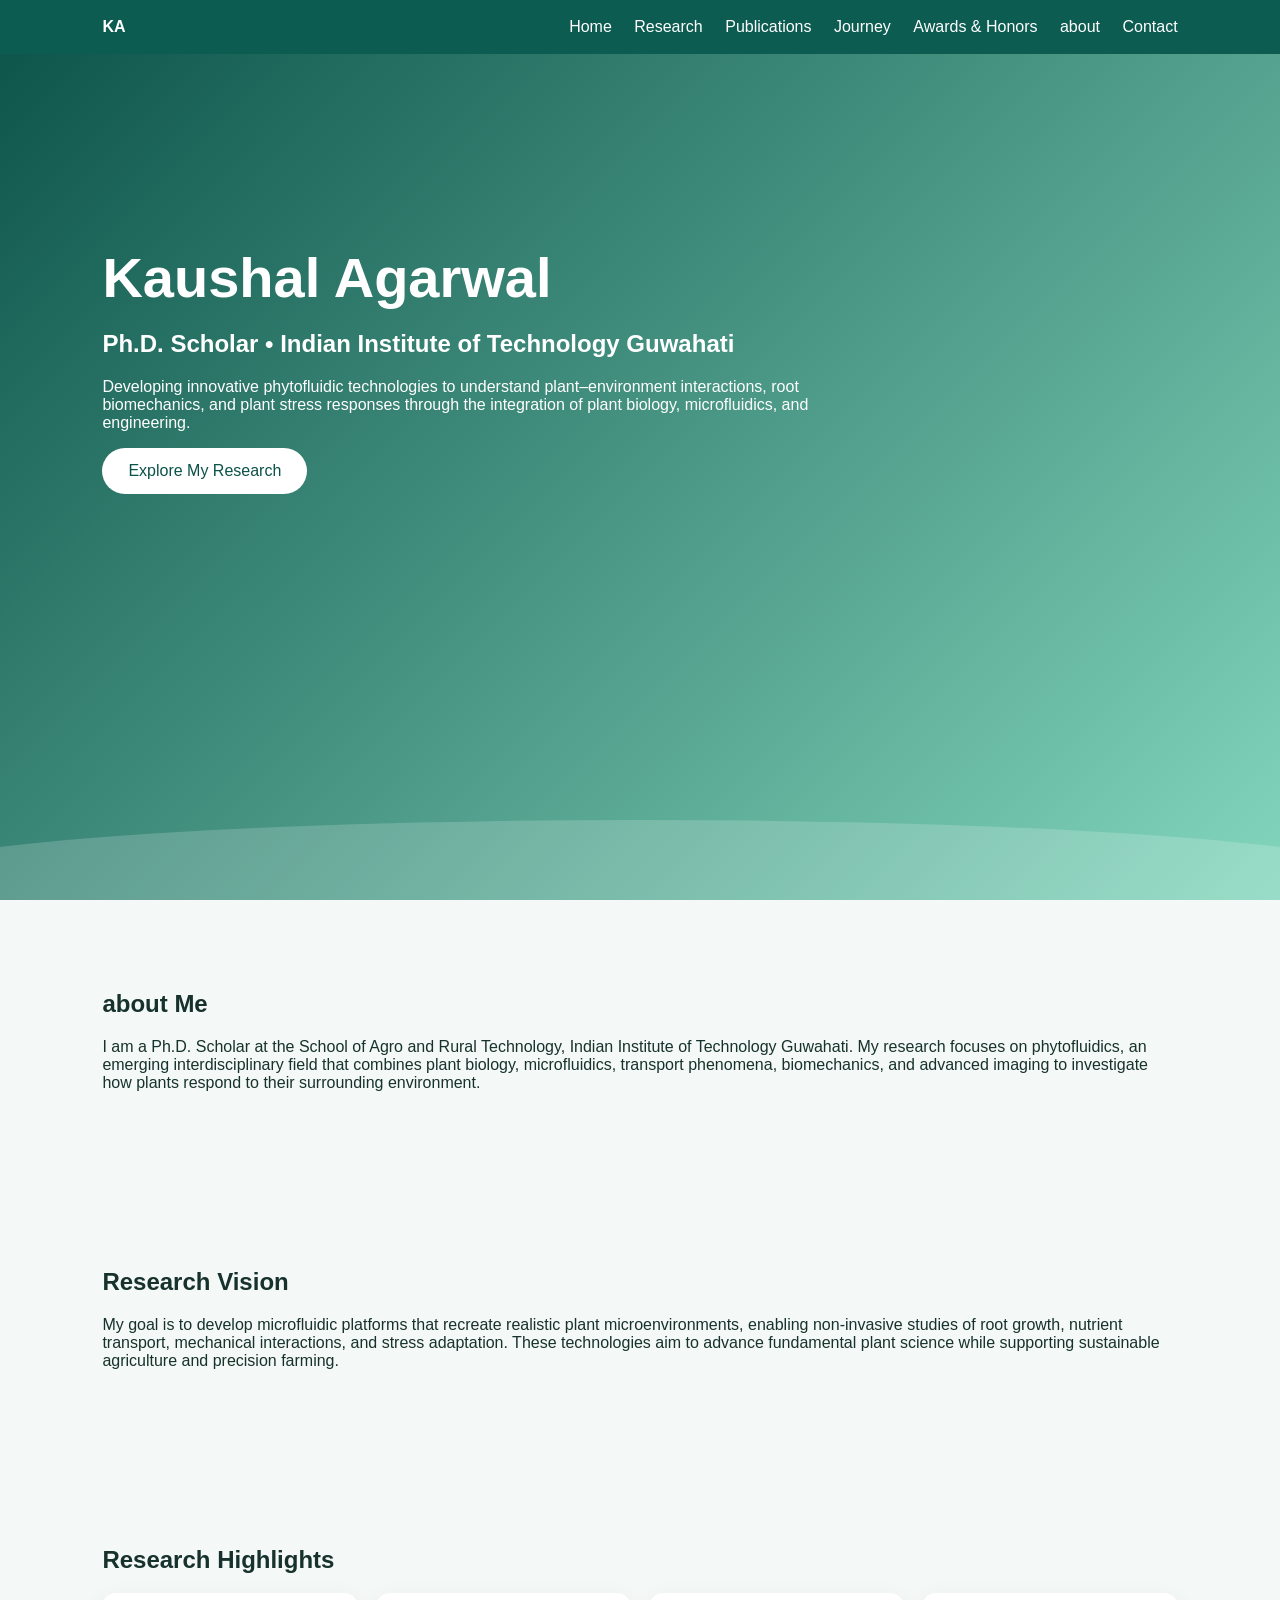
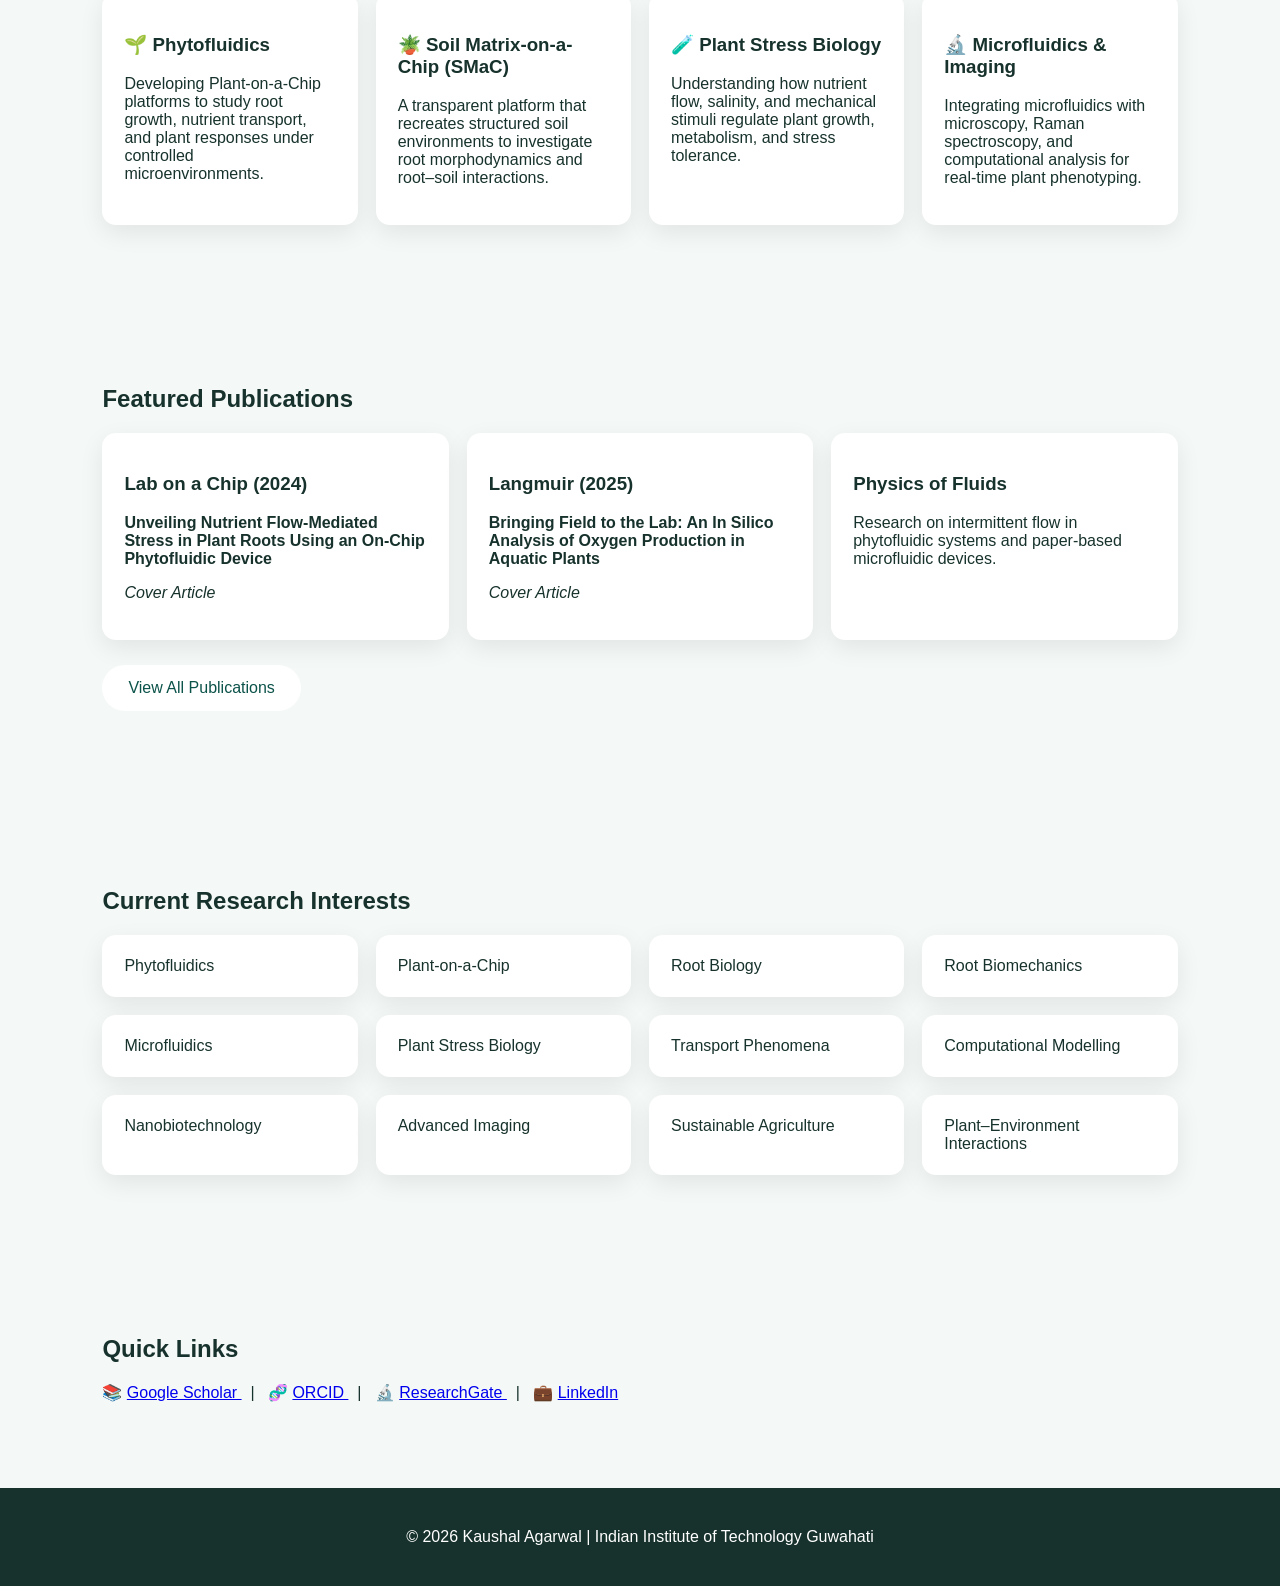
<file: index.html>
<!doctype html>
<html lang="en">

<head>
<meta charset="UTF-8">
<meta name="viewport" content="width=device-width, initial-scale=1.0">
<title>Kaushal Agarwal | Ph.D. Scholar | IIT Guwahati</title>

<link rel="stylesheet" href="style.css">

</head>

<body>

<header class="hero">

<nav>
<b>KA</b>

<div>
<a href="index.html">Home</a>
<a href="research.html">Research</a>
<a href="publications.html">Publications</a>
<a href="journey.html">Journey</a>
<a href="awards.html">Awards & Honors</a>
<a href="about.html">about</a>
<a href="contact.html">Contact</a>
</div>

</nav>
<div class="heroBox">

<h1>Kaushal Agarwal</h1>

<h2>Ph.D. Scholar • Indian Institute of Technology Guwahati</h2>

<p>
Developing innovative phytofluidic technologies to understand plant–environment interactions, root biomechanics, and plant stress responses through the integration of plant biology, microfluidics, and engineering.
</p>

<a class="btn" href="research.html">Explore My Research</a>

</div>

<div class="wave"></div>

</header>

<section>

<h2>about Me</h2>

<p>
I am a Ph.D. Scholar at the School of Agro and Rural Technology, Indian Institute of Technology Guwahati. My research focuses on phytofluidics, an emerging interdisciplinary field that combines plant biology, microfluidics, transport phenomena, biomechanics, and advanced imaging to investigate how plants respond to their surrounding environment.
</p>

</section>

<section>

<h2>Research Vision</h2>

<p>
My goal is to develop microfluidic platforms that recreate realistic plant microenvironments, enabling non-invasive studies of root growth, nutrient transport, mechanical interactions, and stress adaptation. These technologies aim to advance fundamental plant science while supporting sustainable agriculture and precision farming.
</p>

</section>

<section>

<h2>Research Highlights</h2>

<div class="grid">

<div class="card">
<h3>🌱 Phytofluidics</h3>
<p>
Developing Plant-on-a-Chip platforms to study root growth, nutrient transport, and plant responses under controlled microenvironments.
</p>
</div>

<div class="card">
<h3>🪴 Soil Matrix-on-a-Chip (SMaC)</h3>
<p>
A transparent platform that recreates structured soil environments to investigate root morphodynamics and root–soil interactions.
</p>
</div>

<div class="card">
<h3>🧪 Plant Stress Biology</h3>
<p>
Understanding how nutrient flow, salinity, and mechanical stimuli regulate plant growth, metabolism, and stress tolerance.
</p>
</div>

<div class="card">
<h3>🔬 Microfluidics & Imaging</h3>
<p>
Integrating microfluidics with microscopy, Raman spectroscopy, and computational analysis for real-time plant phenotyping.
</p>
</div>

</div>

</section>

<section>

<h2>Featured Publications</h2>

<div class="grid">

<div class="card">

<h3>Lab on a Chip (2024)</h3>

<p>
<b>Unveiling Nutrient Flow-Mediated Stress in Plant Roots Using an On-Chip Phytofluidic Device</b>
</p>

<p><em>Cover Article</em></p>

</div>

<div class="card">

<h3>Langmuir (2025)</h3>

<p>
<b>Bringing Field to the Lab: An In Silico Analysis of Oxygen Production in Aquatic Plants</b>
</p>

<p><em>Cover Article</em></p>

</div>

<div class="card">

<h3>Physics of Fluids</h3>

<p>
Research on intermittent flow in phytofluidic systems and paper-based microfluidic devices.
</p>

</div>

</div>

<p style="margin-top:25px;">
<a class="btn" href="publications.html">View All Publications</a>
</p>

</section>

<section>

<h2>Current Research Interests</h2>

<div class="grid">

<div class="card">Phytofluidics</div>

<div class="card">Plant-on-a-Chip</div>

<div class="card">Root Biology</div>

<div class="card">Root Biomechanics</div>

<div class="card">Microfluidics</div>

<div class="card">Plant Stress Biology</div>

<div class="card">Transport Phenomena</div>

<div class="card">Computational Modelling</div>

<div class="card">Nanobiotechnology</div>

<div class="card">Advanced Imaging</div>

<div class="card">Sustainable Agriculture</div>

<div class="card">Plant–Environment Interactions</div>

</div>

</section>

<section>

<h2>Quick Links</h2>

<p>

📚
<a href="https://scholar.google.com/citations?user=Ic-ia4gAAAAJ&hl=en" target="_blank">
Google Scholar
</a>

&nbsp; | &nbsp;

🧬
<a href="https://orcid.org/0009-0007-3152-5941" target="_blank">
ORCID
</a>

&nbsp; | &nbsp;

🔬
<a href="https://www.researchgate.net/profile/Kaushal-Agarwal-4" target="_blank">
ResearchGate
</a>

&nbsp; | &nbsp;

💼
<a href="https://www.linkedin.com/in/kaushal-agarwal-tnb/" target="_blank">
LinkedIn
</a>

</p>

</section>

<footer>

<p>
© 2026 Kaushal Agarwal | Indian Institute of Technology Guwahati
</p>

</footer>

<script src="script.js"></script>

</body>
</html>
</file>
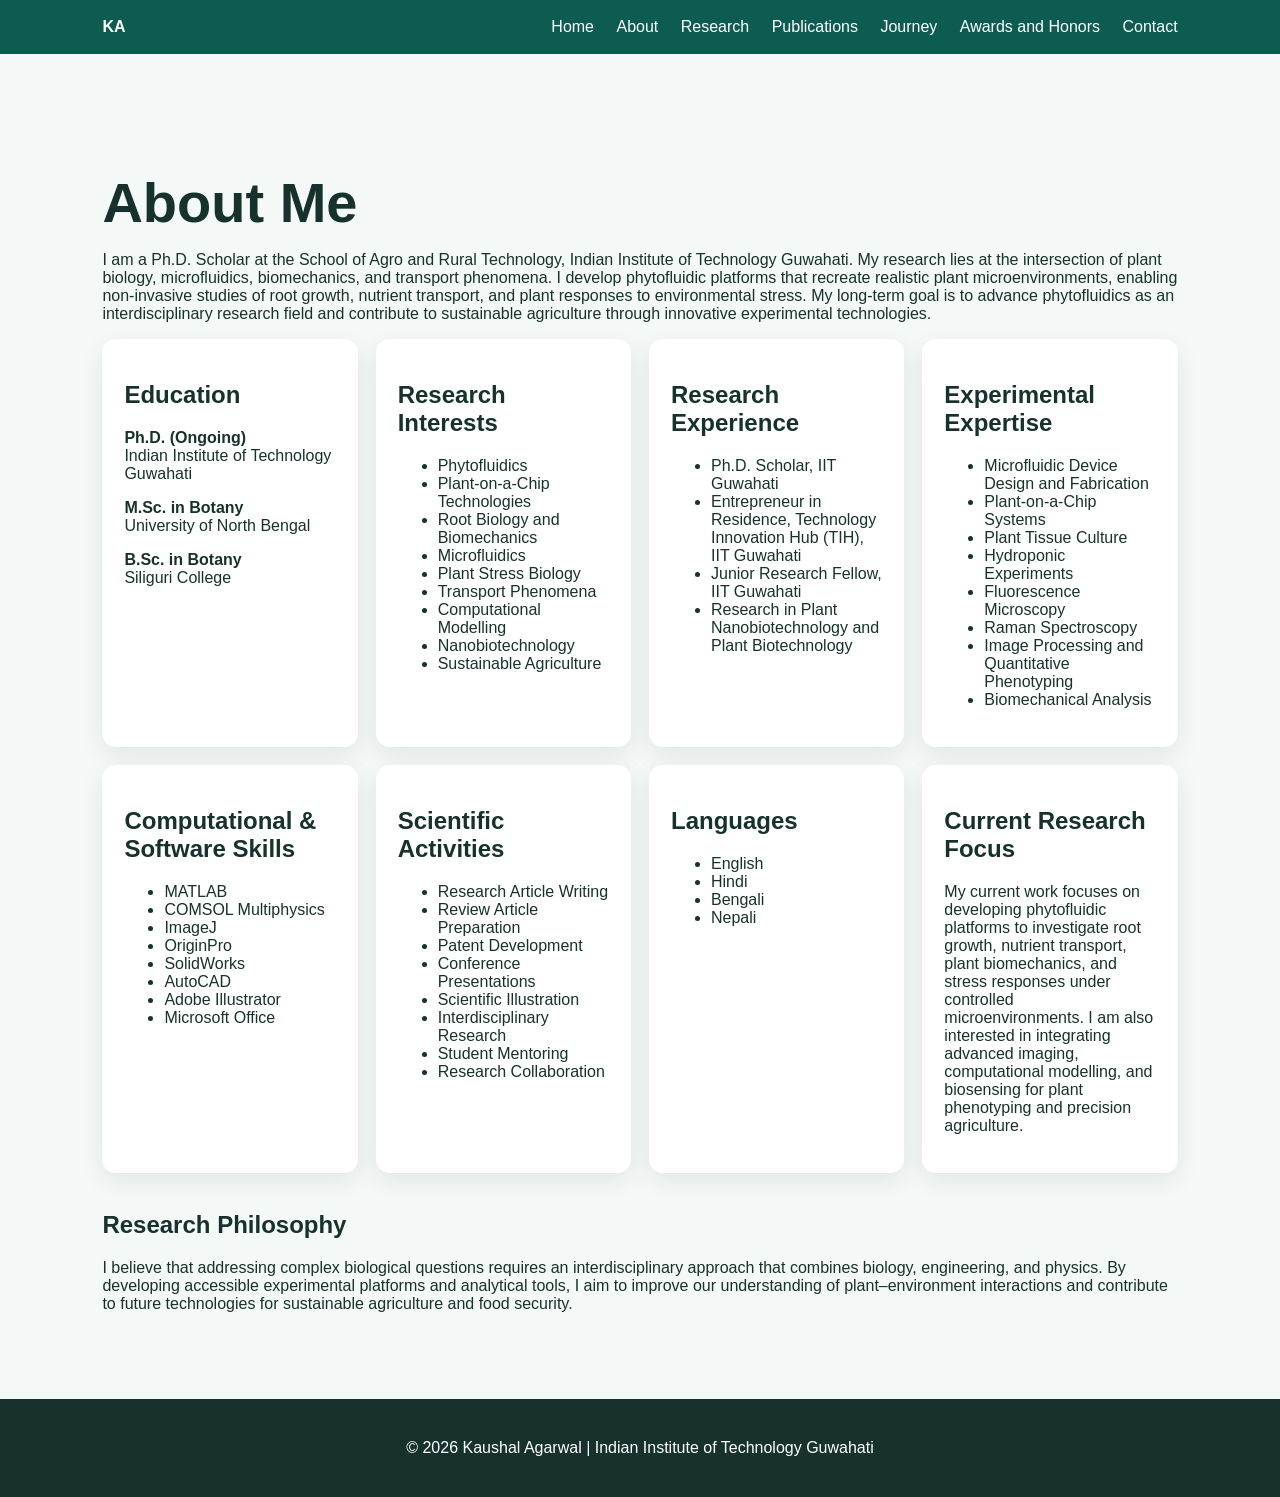
<file: About.html>
<!doctype html>
<html lang="en">

<head>
<meta charset="UTF-8">
<meta name="viewport" content="width=device-width, initial-scale=1.0">
<title>About | Kaushal Agarwal</title>
<link rel="stylesheet" href="style.css">
</head>

<body>

<nav>

<b>KA</b>

<div>
<a href="index.html">Home</a>
<a href="about.html">About</a>
<a href="research.html">Research</a>
<a href="publications.html">Publications</a>
<a href="journey.html">Journey</a>
<a href="awards.html">Awards and Honors</a>
<a href="contact.html">Contact</a>
</div>

</nav>

<section>

<h1>About Me</h1>

<p>
I am a Ph.D. Scholar at the School of Agro and Rural Technology, Indian Institute of Technology Guwahati. My research lies at the intersection of plant biology, microfluidics, biomechanics, and transport phenomena. I develop phytofluidic platforms that recreate realistic plant microenvironments, enabling non-invasive studies of root growth, nutrient transport, and plant responses to environmental stress. My long-term goal is to advance phytofluidics as an interdisciplinary research field and contribute to sustainable agriculture through innovative experimental technologies.
</p>

<div class="grid">

<div class="card">

<h2>Education</h2>

<p>
<b>Ph.D. (Ongoing)</b><br>
Indian Institute of Technology Guwahati
</p>

<p>
<b>M.Sc. in Botany</b><br>
University of North Bengal
</p>

<p>
<b>B.Sc. in Botany</b><br>
Siliguri College
</p>

</div>

<div class="card">

<h2>Research Interests</h2>

<ul>
<li>Phytofluidics</li>
<li>Plant-on-a-Chip Technologies</li>
<li>Root Biology and Biomechanics</li>
<li>Microfluidics</li>
<li>Plant Stress Biology</li>
<li>Transport Phenomena</li>
<li>Computational Modelling</li>
<li>Nanobiotechnology</li>
<li>Sustainable Agriculture</li>
</ul>

</div>

<div class="card">

<h2>Research Experience</h2>

<ul>
<li>Ph.D. Scholar, IIT Guwahati</li>
<li>Entrepreneur in Residence, Technology Innovation Hub (TIH), IIT Guwahati</li>
<li>Junior Research Fellow, IIT Guwahati</li>
<li>Research in Plant Nanobiotechnology and Plant Biotechnology</li>
</ul>

</div>

<div class="card">

<h2>Experimental Expertise</h2>

<ul>
<li>Microfluidic Device Design and Fabrication</li>
<li>Plant-on-a-Chip Systems</li>
<li>Plant Tissue Culture</li>
<li>Hydroponic Experiments</li>
<li>Fluorescence Microscopy</li>
<li>Raman Spectroscopy</li>
<li>Image Processing and Quantitative Phenotyping</li>
<li>Biomechanical Analysis</li>
</ul>

</div>

<div class="card">

<h2>Computational & Software Skills</h2>

<ul>
<li>MATLAB</li>
<li>COMSOL Multiphysics</li>
<li>ImageJ</li>
<li>OriginPro</li>
<li>SolidWorks</li>
<li>AutoCAD</li>
<li>Adobe Illustrator</li>
<li>Microsoft Office</li>
</ul>

</div>

<div class="card">

<h2>Scientific Activities</h2>

<ul>
<li>Research Article Writing</li>
<li>Review Article Preparation</li>
<li>Patent Development</li>
<li>Conference Presentations</li>
<li>Scientific Illustration</li>
<li>Interdisciplinary Research</li>
<li>Student Mentoring</li>
<li>Research Collaboration</li>
</ul>

</div>

<div class="card">

<h2>Languages</h2>

<ul>
<li>English</li>
<li>Hindi</li>
<li>Bengali</li>
<li>Nepali</li>
</ul>

</div>

<div class="card">

<h2>Current Research Focus</h2>

<p>
My current work focuses on developing phytofluidic platforms to investigate root growth, nutrient transport, plant biomechanics, and stress responses under controlled microenvironments. I am also interested in integrating advanced imaging, computational modelling, and biosensing for plant phenotyping and precision agriculture.
</p>

</div>

</div>

<br>

<h2>Research Philosophy</h2>

<p>
I believe that addressing complex biological questions requires an interdisciplinary approach that combines biology, engineering, and physics. By developing accessible experimental platforms and analytical tools, I aim to improve our understanding of plant–environment interactions and contribute to future technologies for sustainable agriculture and food security.
</p>

</section>

<footer>

<p>
© 2026 Kaushal Agarwal | Indian Institute of Technology Guwahati
</p>

</footer>

</body>
</html>
</file>
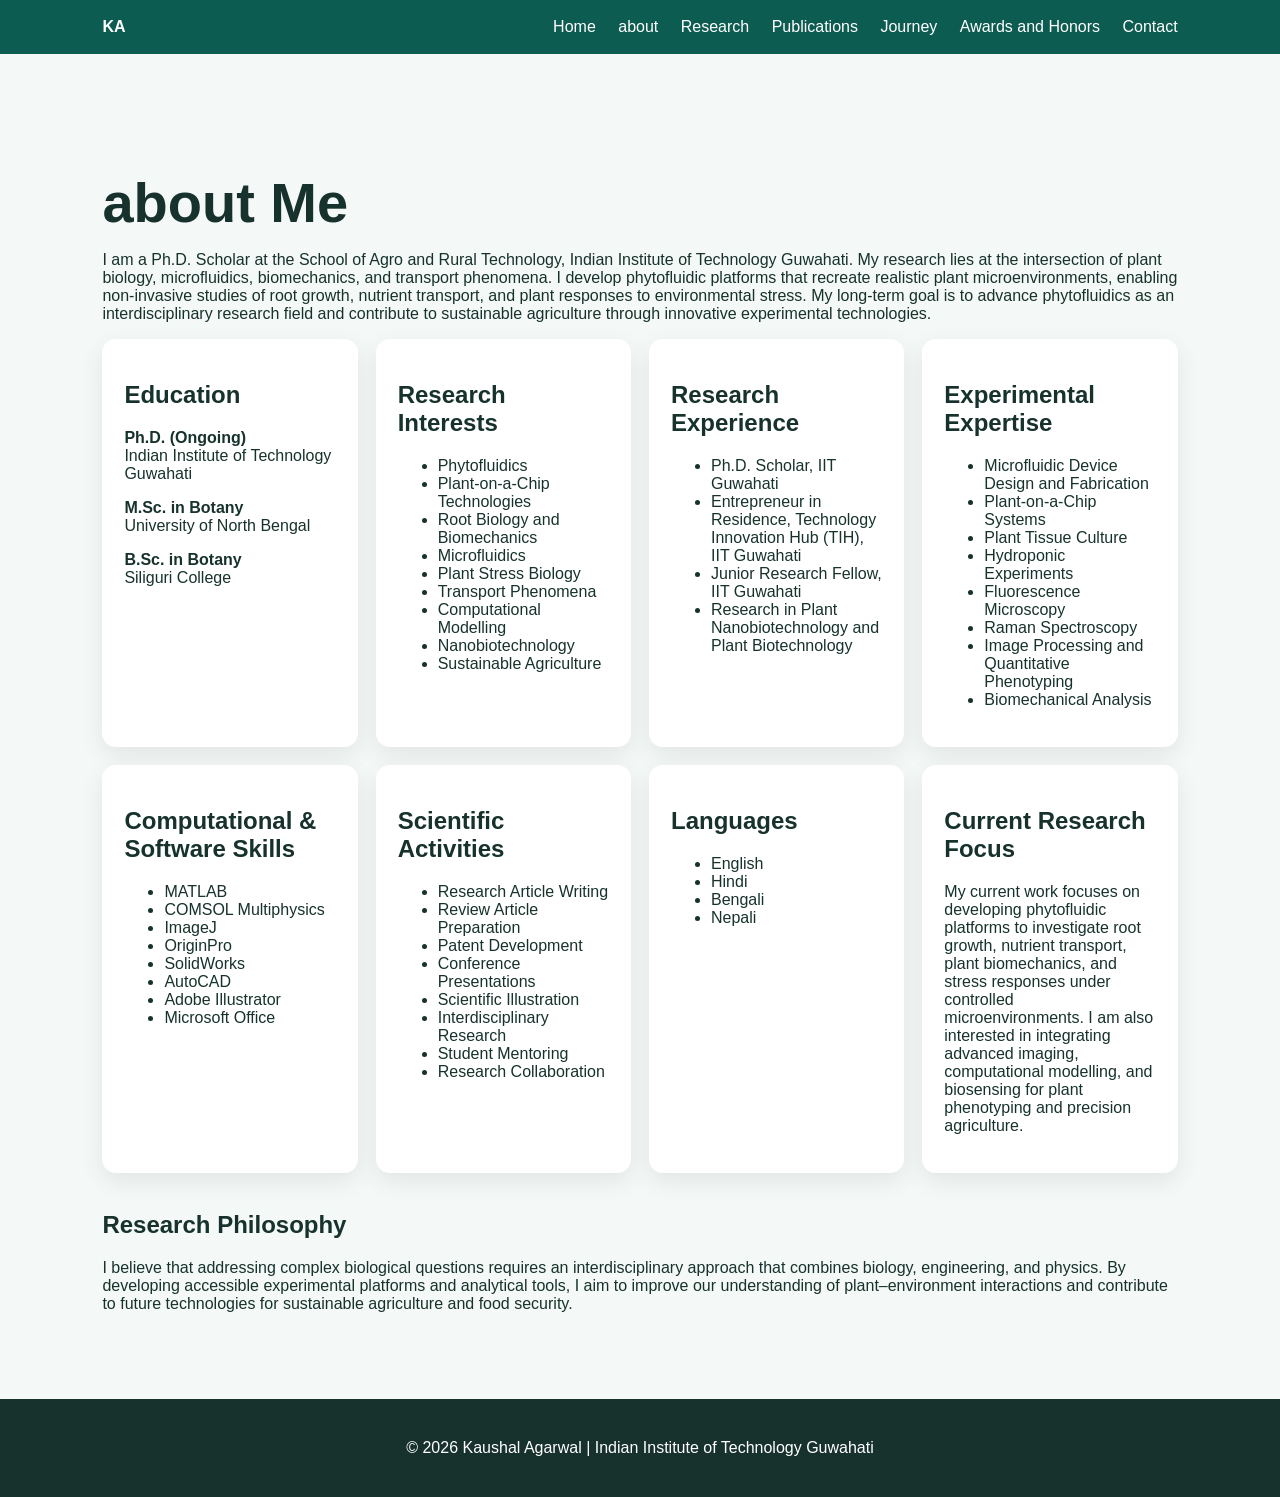
<file: about.html>
<!doctype html>
<html lang="en">

<head>
<meta charset="UTF-8">
<meta name="viewport" content="width=device-width, initial-scale=1.0">
<title>about | Kaushal Agarwal</title>
<link rel="stylesheet" href="style.css">
</head>

<body>

<nav>

<b>KA</b>

<div>
<a href="index.html">Home</a>
<a href="about.html">about</a>
<a href="research.html">Research</a>
<a href="publications.html">Publications</a>
<a href="journey.html">Journey</a>
<a href="awards.html">Awards and Honors</a>
<a href="contact.html">Contact</a>
</div>

</nav>

<section>

<h1>about Me</h1>

<p>
I am a Ph.D. Scholar at the School of Agro and Rural Technology, Indian Institute of Technology Guwahati. My research lies at the intersection of plant biology, microfluidics, biomechanics, and transport phenomena. I develop phytofluidic platforms that recreate realistic plant microenvironments, enabling non-invasive studies of root growth, nutrient transport, and plant responses to environmental stress. My long-term goal is to advance phytofluidics as an interdisciplinary research field and contribute to sustainable agriculture through innovative experimental technologies.
</p>

<div class="grid">

<div class="card">

<h2>Education</h2>

<p>
<b>Ph.D. (Ongoing)</b><br>
Indian Institute of Technology Guwahati
</p>

<p>
<b>M.Sc. in Botany</b><br>
University of North Bengal
</p>

<p>
<b>B.Sc. in Botany</b><br>
Siliguri College
</p>

</div>

<div class="card">

<h2>Research Interests</h2>

<ul>
<li>Phytofluidics</li>
<li>Plant-on-a-Chip Technologies</li>
<li>Root Biology and Biomechanics</li>
<li>Microfluidics</li>
<li>Plant Stress Biology</li>
<li>Transport Phenomena</li>
<li>Computational Modelling</li>
<li>Nanobiotechnology</li>
<li>Sustainable Agriculture</li>
</ul>

</div>

<div class="card">

<h2>Research Experience</h2>

<ul>
<li>Ph.D. Scholar, IIT Guwahati</li>
<li>Entrepreneur in Residence, Technology Innovation Hub (TIH), IIT Guwahati</li>
<li>Junior Research Fellow, IIT Guwahati</li>
<li>Research in Plant Nanobiotechnology and Plant Biotechnology</li>
</ul>

</div>

<div class="card">

<h2>Experimental Expertise</h2>

<ul>
<li>Microfluidic Device Design and Fabrication</li>
<li>Plant-on-a-Chip Systems</li>
<li>Plant Tissue Culture</li>
<li>Hydroponic Experiments</li>
<li>Fluorescence Microscopy</li>
<li>Raman Spectroscopy</li>
<li>Image Processing and Quantitative Phenotyping</li>
<li>Biomechanical Analysis</li>
</ul>

</div>

<div class="card">

<h2>Computational & Software Skills</h2>

<ul>
<li>MATLAB</li>
<li>COMSOL Multiphysics</li>
<li>ImageJ</li>
<li>OriginPro</li>
<li>SolidWorks</li>
<li>AutoCAD</li>
<li>Adobe Illustrator</li>
<li>Microsoft Office</li>
</ul>

</div>

<div class="card">

<h2>Scientific Activities</h2>

<ul>
<li>Research Article Writing</li>
<li>Review Article Preparation</li>
<li>Patent Development</li>
<li>Conference Presentations</li>
<li>Scientific Illustration</li>
<li>Interdisciplinary Research</li>
<li>Student Mentoring</li>
<li>Research Collaboration</li>
</ul>

</div>

<div class="card">

<h2>Languages</h2>

<ul>
<li>English</li>
<li>Hindi</li>
<li>Bengali</li>
<li>Nepali</li>
</ul>

</div>

<div class="card">

<h2>Current Research Focus</h2>

<p>
My current work focuses on developing phytofluidic platforms to investigate root growth, nutrient transport, plant biomechanics, and stress responses under controlled microenvironments. I am also interested in integrating advanced imaging, computational modelling, and biosensing for plant phenotyping and precision agriculture.
</p>

</div>

</div>

<br>

<h2>Research Philosophy</h2>

<p>
I believe that addressing complex biological questions requires an interdisciplinary approach that combines biology, engineering, and physics. By developing accessible experimental platforms and analytical tools, I aim to improve our understanding of plant–environment interactions and contribute to future technologies for sustainable agriculture and food security.
</p>

</section>

<footer>

<p>
© 2026 Kaushal Agarwal | Indian Institute of Technology Guwahati
</p>

</footer>

</body>
</html>
</file>
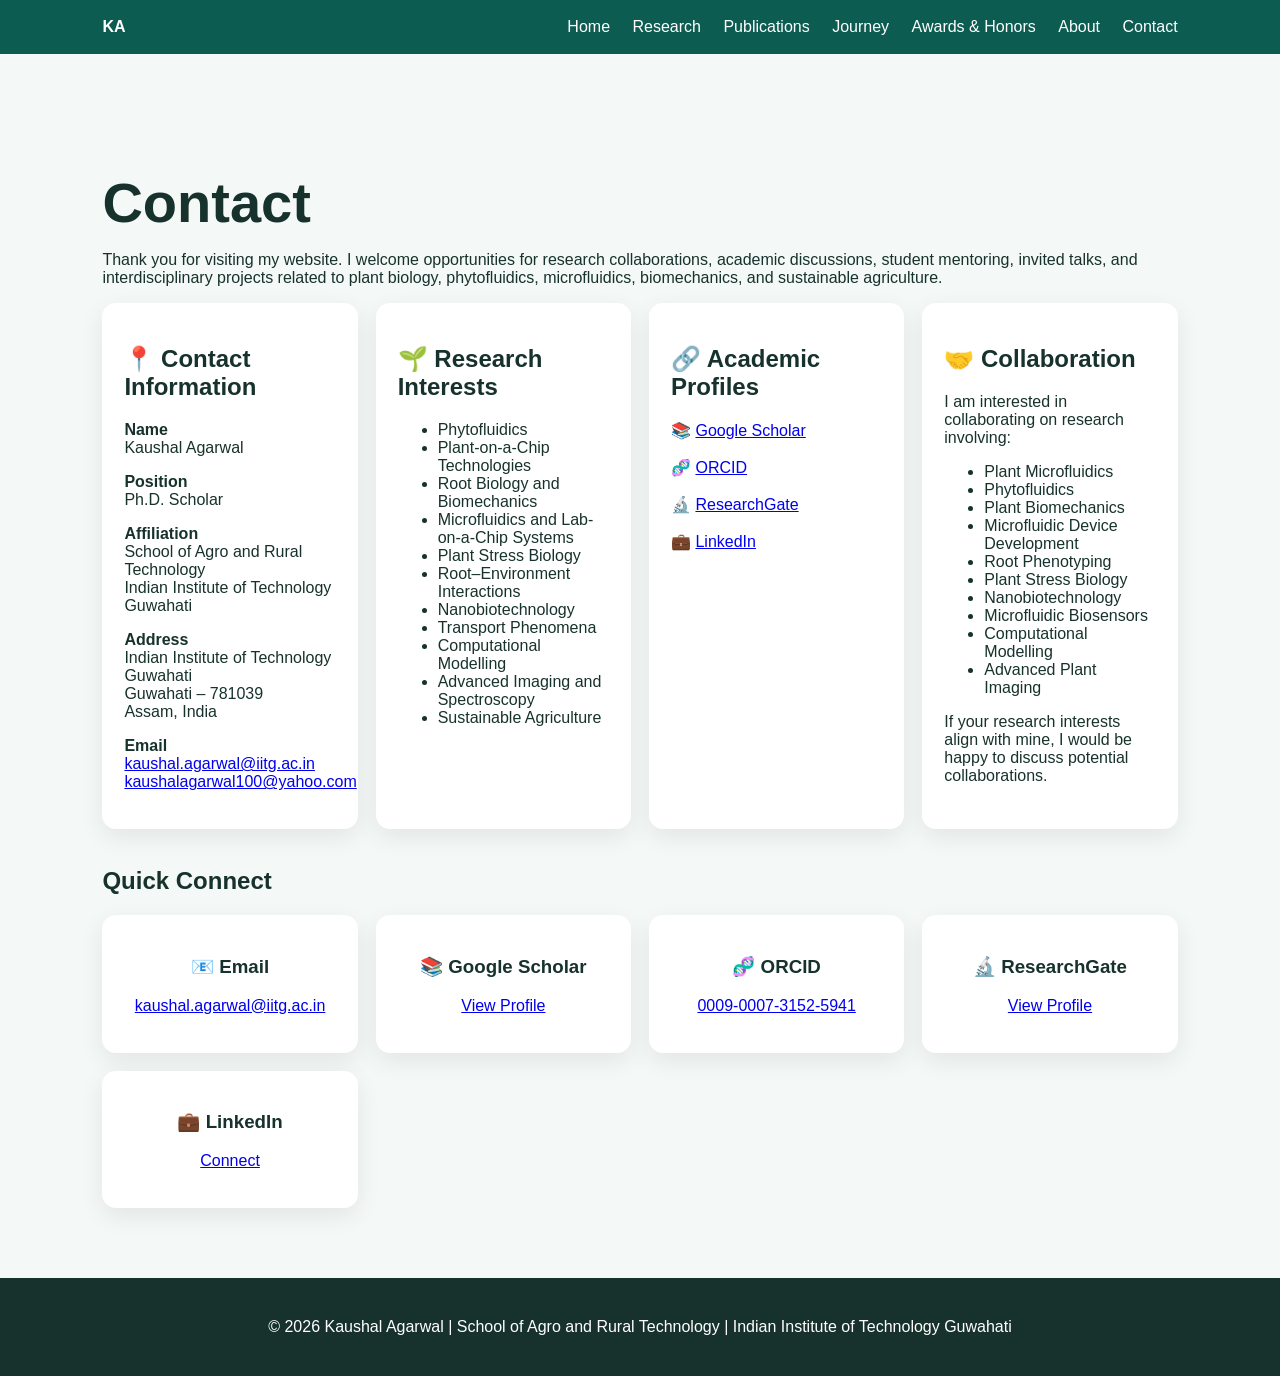
<file: contact.html>
<!doctype html>
<html lang="en">

<head>
<meta charset="UTF-8">
<meta name="viewport" content="width=device-width, initial-scale=1.0">
<title>Contact | Kaushal Agarwal</title>
<link rel="stylesheet" href="style.css">
</head>

<body>

<nav>
    <b>KA</b>
    <div>
<a href="index.html">Home</a>
<a href="research.html">Research</a>
<a href="publications.html">Publications</a>
<a href="journey.html">Journey</a>
<a href="awards.html">Awards & Honors</a>
<a href="about.html">About</a>
<a href="contact.html">Contact</a>
</div>

</nav>

<section>

<h1>Contact</h1>

<p>
Thank you for visiting my website. I welcome opportunities for research collaborations, academic discussions, student mentoring, invited talks, and interdisciplinary projects related to plant biology, phytofluidics, microfluidics, biomechanics, and sustainable agriculture.
</p>

<div class="grid">

<div class="card">

<h2>📍 Contact Information</h2>

<p>
<b>Name</b><br>
Kaushal Agarwal
</p>

<p>
<b>Position</b><br>
Ph.D. Scholar
</p>

<p>
<b>Affiliation</b><br>
School of Agro and Rural Technology<br>
Indian Institute of Technology Guwahati
</p>

<p>
<b>Address</b><br>
Indian Institute of Technology Guwahati<br>
Guwahati – 781039<br>
Assam, India
</p>

<p>
<b>Email</b><br>
<a href="mailto:kaushal.agarwal@iitg.ac.in">kaushal.agarwal@iitg.ac.in</a><br>
<a href="mailto:kaushalagarwal100@yahoo.com">kaushalagarwal100@yahoo.com</a>
</p>

</div>

<div class="card">

<h2>🌱 Research Interests</h2>

<ul>
<li>Phytofluidics</li>
<li>Plant-on-a-Chip Technologies</li>
<li>Root Biology and Biomechanics</li>
<li>Microfluidics and Lab-on-a-Chip Systems</li>
<li>Plant Stress Biology</li>
<li>Root–Environment Interactions</li>
<li>Nanobiotechnology</li>
<li>Transport Phenomena</li>
<li>Computational Modelling</li>
<li>Advanced Imaging and Spectroscopy</li>
<li>Sustainable Agriculture</li>
</ul>

</div>

<div class="card">

<h2>🔗 Academic Profiles</h2>

<p>

📚 <a href="https://scholar.google.com/citations?user=Ic-ia4gAAAAJ&hl=en" target="_blank">
Google Scholar
</a>

<br><br>

🧬 <a href="https://orcid.org/0009-0007-3152-5941" target="_blank">
ORCID
</a>

<br><br>

🔬 <a href="https://www.researchgate.net/profile/Kaushal-Agarwal-4?ev=hdr_xprf" target="_blank">
ResearchGate
</a>

<br><br>

💼 <a href="https://www.linkedin.com/in/kaushal-agarwal-tnb/" target="_blank">
LinkedIn
</a>

</p>

</div>

<div class="card">

<h2>🤝 Collaboration</h2>

<p>
I am interested in collaborating on research involving:
</p>

<ul>
<li>Plant Microfluidics</li>
<li>Phytofluidics</li>
<li>Plant Biomechanics</li>
<li>Microfluidic Device Development</li>
<li>Root Phenotyping</li>
<li>Plant Stress Biology</li>
<li>Nanobiotechnology</li>
<li>Microfluidic Biosensors</li>
<li>Computational Modelling</li>
<li>Advanced Plant Imaging</li>
</ul>

<p>
If your research interests align with mine, I would be happy to discuss potential collaborations.
</p>

</div>

</div>

<br>

<h2>Quick Connect</h2>

<div class="grid">

<div class="card" style="text-align:center;">
<h3>📧 Email</h3>
<p>
<a href="mailto:kaushal.agarwal@iitg.ac.in">
kaushal.agarwal@iitg.ac.in
</a>
</p>
</div>

<div class="card" style="text-align:center;">
<h3>📚 Google Scholar</h3>
<p>
<a href="https://scholar.google.com/citations?user=Ic-ia4gAAAAJ&hl=en" target="_blank">
View Profile
</a>
</p>
</div>

<div class="card" style="text-align:center;">
<h3>🧬 ORCID</h3>
<p>
<a href="https://orcid.org/0009-0007-3152-5941" target="_blank">
0009-0007-3152-5941
</a>
</p>
</div>

<div class="card" style="text-align:center;">
<h3>🔬 ResearchGate</h3>
<p>
<a href="https://www.researchgate.net/profile/Kaushal-Agarwal-4" target="_blank">
View Profile
</a>
</p>
</div>

<div class="card" style="text-align:center;">
<h3>💼 LinkedIn</h3>
<p>
<a href="https://www.linkedin.com/in/kaushal-agarwal-tnb/" target="_blank">
Connect
</a>
</p>
</div>

</div>

</section>

<footer>

<p>
© 2026 Kaushal Agarwal | School of Agro and Rural Technology | Indian Institute of Technology Guwahati
</p>

</footer>

</body>
</html>
</file>
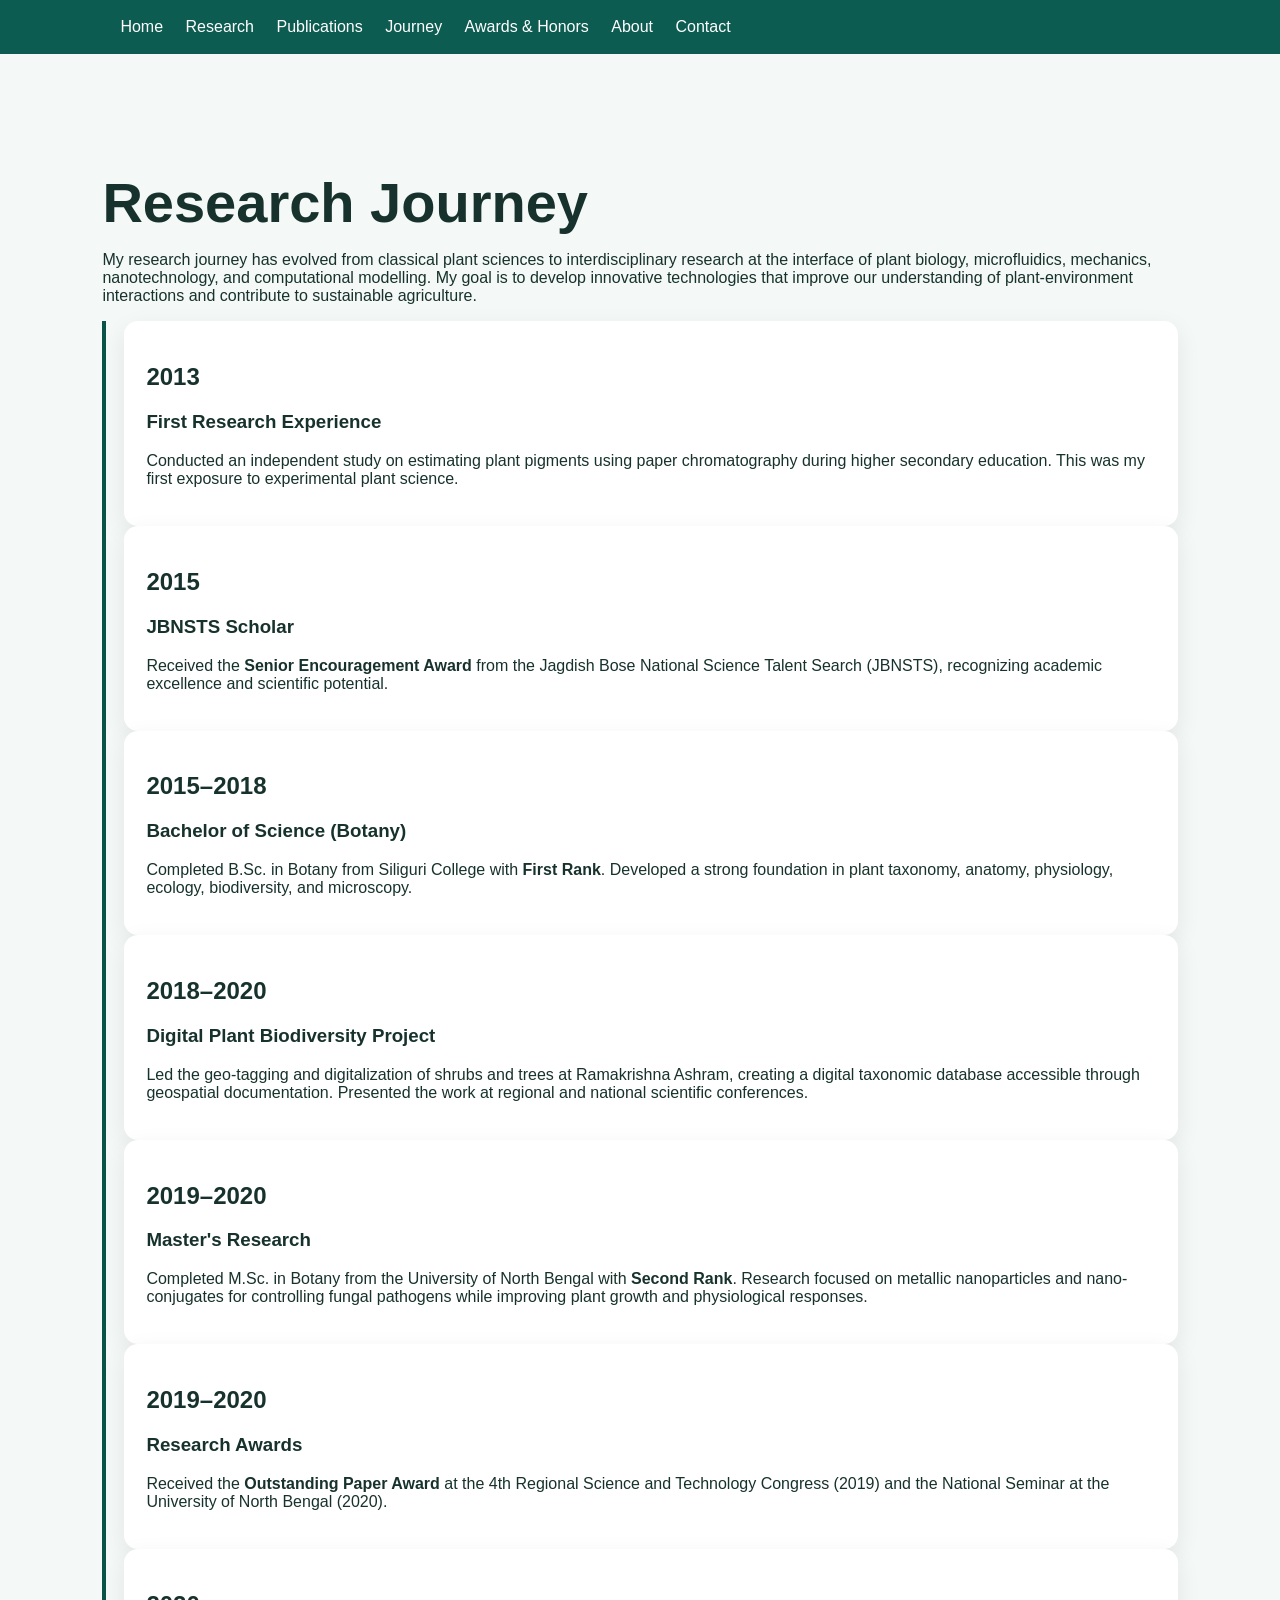
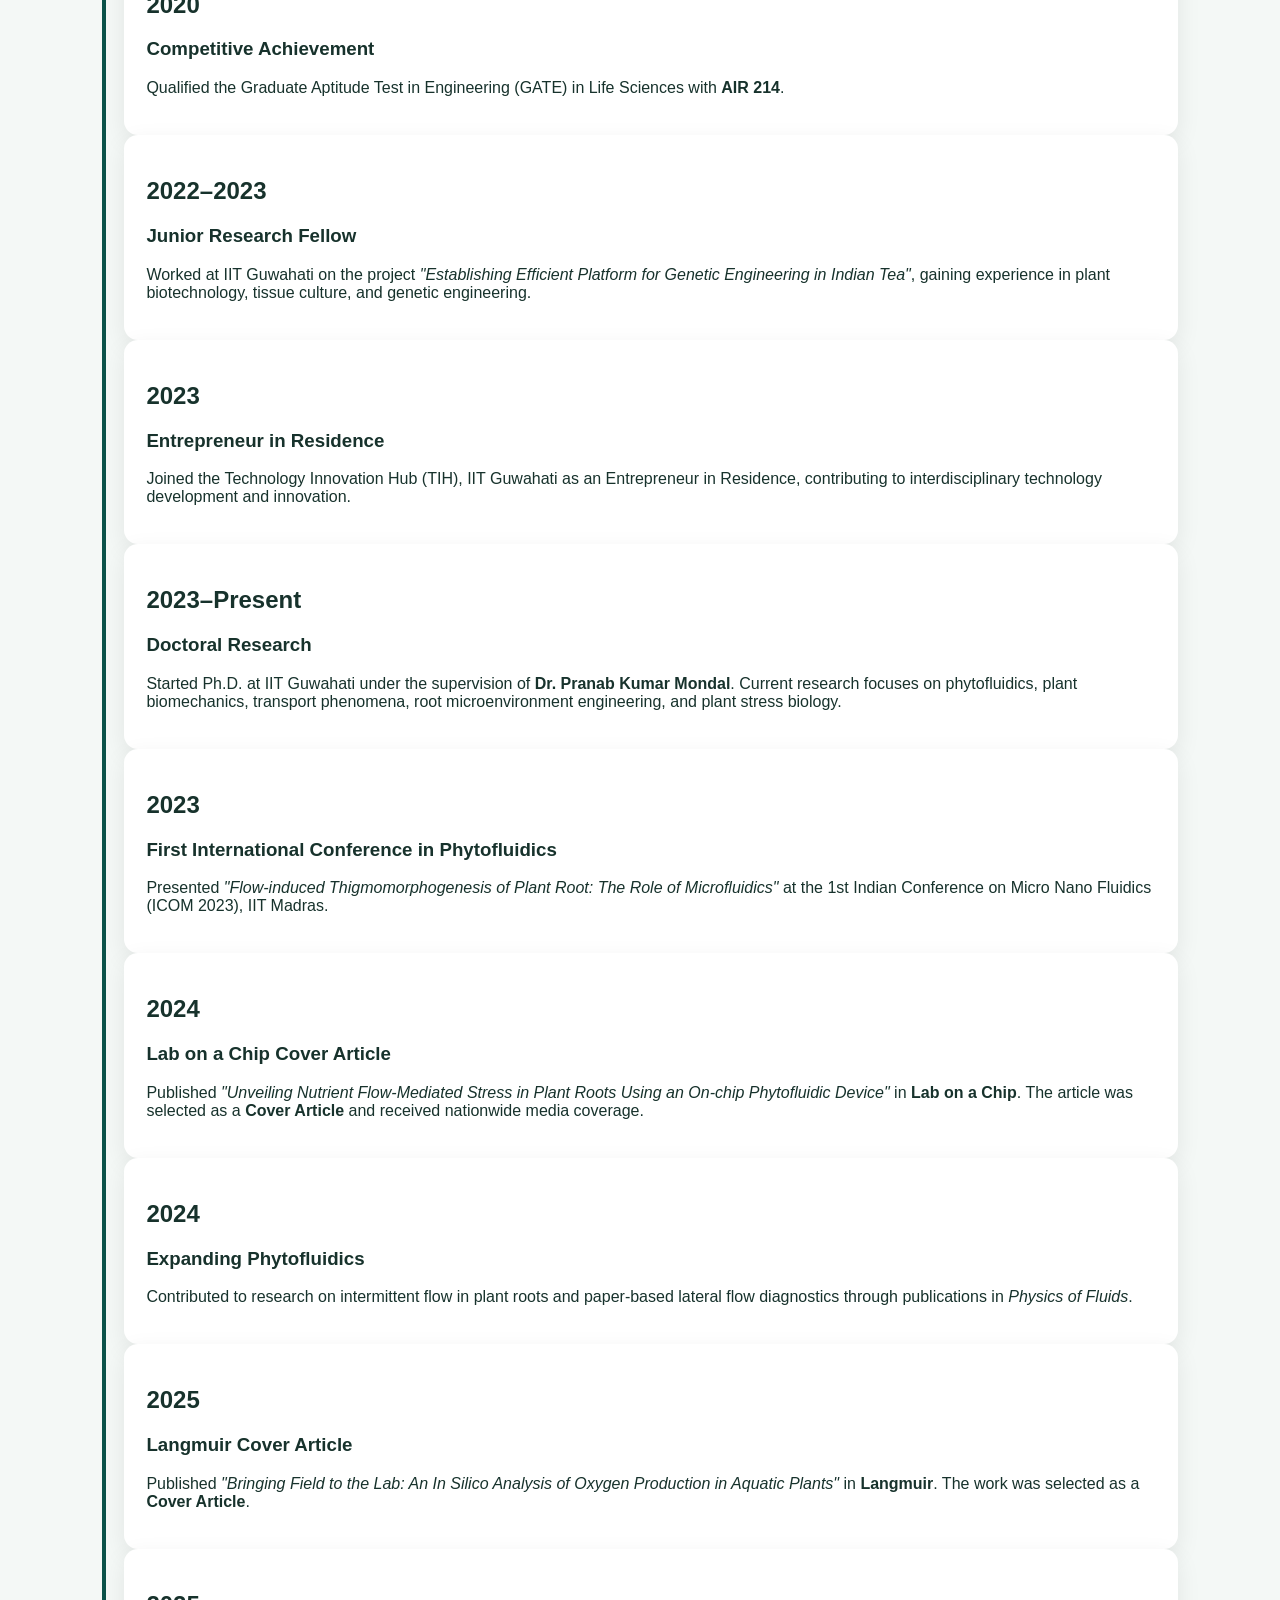
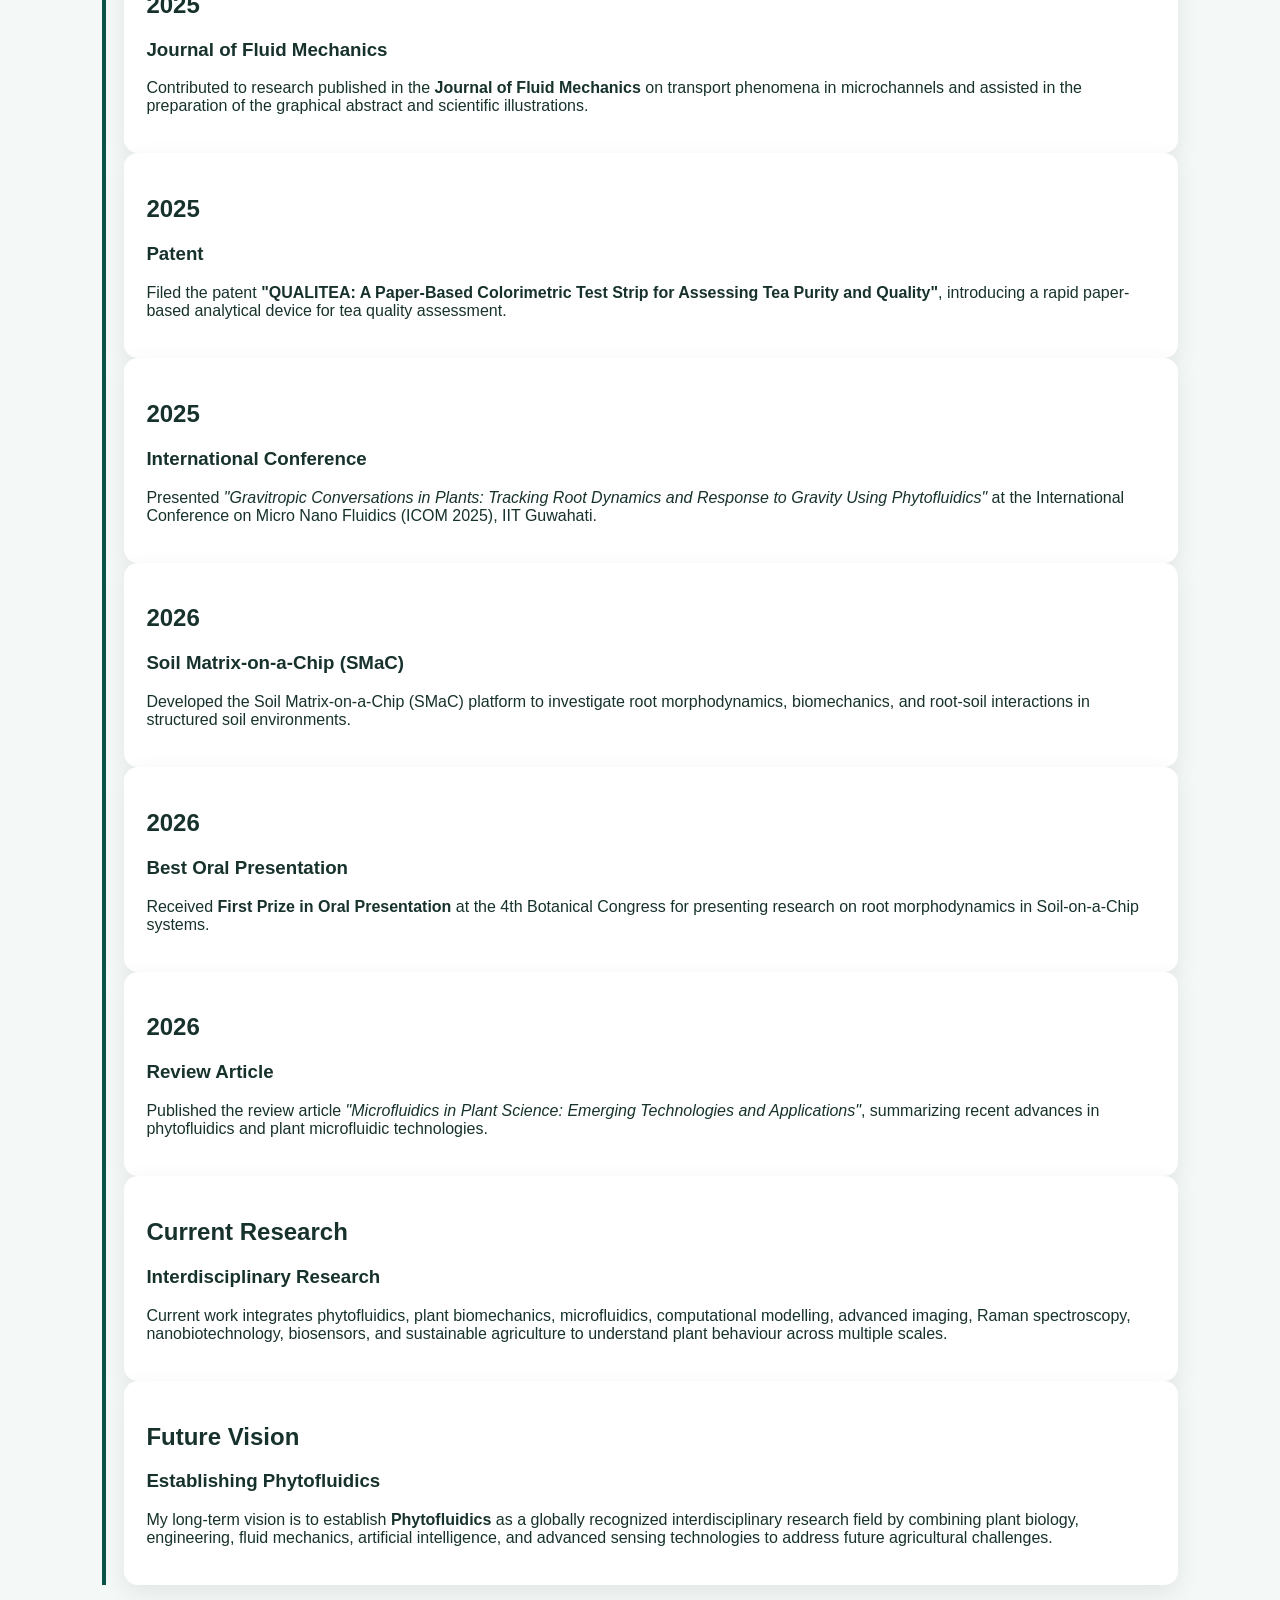
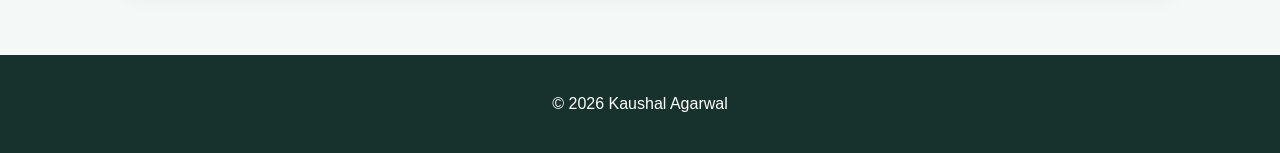
<file: journey.html>
<!doctype html>
<html lang="en">

<head>
<meta charset="UTF-8">
<meta name="viewport" content="width=device-width, initial-scale=1.0">
<title>Research Journey | Kaushal Agarwal</title>
<link rel="stylesheet" href="style.css">
</head>

<body>

<nav>
   <div>
<a href="index.html">Home</a>
<a href="research.html">Research</a>
<a href="publications.html">Publications</a>
<a href="journey.html">Journey</a>
<a href="awards.html">Awards & Honors</a>
<a href="about.html">About</a>
<a href="contact.html">Contact</a>
</div>

</nav>

<section>

<h1>Research Journey</h1>

<p>
My research journey has evolved from classical plant sciences to interdisciplinary research at the interface of plant biology, microfluidics, mechanics, nanotechnology, and computational modelling. My goal is to develop innovative technologies that improve our understanding of plant-environment interactions and contribute to sustainable agriculture.
</p>

<div class="timeline">

<div class="card">
<h2>2013</h2>
<h3>First Research Experience</h3>
<p>
Conducted an independent study on estimating plant pigments using paper chromatography during higher secondary education. This was my first exposure to experimental plant science.
</p>
</div>

<div class="card">
<h2>2015</h2>
<h3>JBNSTS Scholar</h3>
<p>
Received the <b>Senior Encouragement Award</b> from the Jagdish Bose National Science Talent Search (JBNSTS), recognizing academic excellence and scientific potential.
</p>
</div>

<div class="card">
<h2>2015–2018</h2>
<h3>Bachelor of Science (Botany)</h3>
<p>
Completed B.Sc. in Botany from Siliguri College with <b>First Rank</b>. Developed a strong foundation in plant taxonomy, anatomy, physiology, ecology, biodiversity, and microscopy.
</p>
</div>

<div class="card">
<h2>2018–2020</h2>
<h3>Digital Plant Biodiversity Project</h3>
<p>
Led the geo-tagging and digitalization of shrubs and trees at Ramakrishna Ashram, creating a digital taxonomic database accessible through geospatial documentation. Presented the work at regional and national scientific conferences.
</p>
</div>

<div class="card">
<h2>2019–2020</h2>
<h3>Master's Research</h3>
<p>
Completed M.Sc. in Botany from the University of North Bengal with <b>Second Rank</b>. Research focused on metallic nanoparticles and nano-conjugates for controlling fungal pathogens while improving plant growth and physiological responses.
</p>
</div>

<div class="card">
<h2>2019–2020</h2>
<h3>Research Awards</h3>
<p>
Received the <b>Outstanding Paper Award</b> at the 4th Regional Science and Technology Congress (2019) and the National Seminar at the University of North Bengal (2020).
</p>
</div>

<div class="card">
<h2>2020</h2>
<h3>Competitive Achievement</h3>
<p>
Qualified the Graduate Aptitude Test in Engineering (GATE) in Life Sciences with <b>AIR 214</b>.
</p>
</div>

<div class="card">
<h2>2022–2023</h2>
<h3>Junior Research Fellow</h3>
<p>
Worked at IIT Guwahati on the project <i>"Establishing Efficient Platform for Genetic Engineering in Indian Tea"</i>, gaining experience in plant biotechnology, tissue culture, and genetic engineering.
</p>
</div>

<div class="card">
<h2>2023</h2>
<h3>Entrepreneur in Residence</h3>
<p>
Joined the Technology Innovation Hub (TIH), IIT Guwahati as an Entrepreneur in Residence, contributing to interdisciplinary technology development and innovation.
</p>
</div>

<div class="card">
<h2>2023–Present</h2>
<h3>Doctoral Research</h3>
<p>
Started Ph.D. at IIT Guwahati under the supervision of <b>Dr. Pranab Kumar Mondal</b>. Current research focuses on phytofluidics, plant biomechanics, transport phenomena, root microenvironment engineering, and plant stress biology.
</p>
</div>

<div class="card">
<h2>2023</h2>
<h3>First International Conference in Phytofluidics</h3>
<p>
Presented <i>"Flow-induced Thigmomorphogenesis of Plant Root: The Role of Microfluidics"</i> at the 1st Indian Conference on Micro Nano Fluidics (ICOM 2023), IIT Madras.
</p>
</div>

<div class="card">
<h2>2024</h2>
<h3>Lab on a Chip Cover Article</h3>
<p>
Published <i>"Unveiling Nutrient Flow-Mediated Stress in Plant Roots Using an On-chip Phytofluidic Device"</i> in <b>Lab on a Chip</b>. The article was selected as a <b>Cover Article</b> and received nationwide media coverage.
</p>
</div>

<div class="card">
<h2>2024</h2>
<h3>Expanding Phytofluidics</h3>
<p>
Contributed to research on intermittent flow in plant roots and paper-based lateral flow diagnostics through publications in <i>Physics of Fluids</i>.
</p>
</div>

<div class="card">
<h2>2025</h2>
<h3>Langmuir Cover Article</h3>
<p>
Published <i>"Bringing Field to the Lab: An In Silico Analysis of Oxygen Production in Aquatic Plants"</i> in <b>Langmuir</b>. The work was selected as a <b>Cover Article</b>.
</p>
</div>

<div class="card">
<h2>2025</h2>
<h3>Journal of Fluid Mechanics</h3>
<p>
Contributed to research published in the <b>Journal of Fluid Mechanics</b> on transport phenomena in microchannels and assisted in the preparation of the graphical abstract and scientific illustrations.
</p>
</div>

<div class="card">
<h2>2025</h2>
<h3>Patent</h3>
<p>
Filed the patent <b>"QUALITEA: A Paper-Based Colorimetric Test Strip for Assessing Tea Purity and Quality"</b>, introducing a rapid paper-based analytical device for tea quality assessment.
</p>
</div>

<div class="card">
<h2>2025</h2>
<h3>International Conference</h3>
<p>
Presented <i>"Gravitropic Conversations in Plants: Tracking Root Dynamics and Response to Gravity Using Phytofluidics"</i> at the International Conference on Micro Nano Fluidics (ICOM 2025), IIT Guwahati.
</p>
</div>

<div class="card">
<h2>2026</h2>
<h3>Soil Matrix-on-a-Chip (SMaC)</h3>
<p>
Developed the Soil Matrix-on-a-Chip (SMaC) platform to investigate root morphodynamics, biomechanics, and root-soil interactions in structured soil environments.
</p>
</div>

<div class="card">
<h2>2026</h2>
<h3>Best Oral Presentation</h3>
<p>
Received <b>First Prize in Oral Presentation</b> at the 4th Botanical Congress for presenting research on root morphodynamics in Soil-on-a-Chip systems.
</p>
</div>

<div class="card">
<h2>2026</h2>
<h3>Review Article</h3>
<p>
Published the review article <i>"Microfluidics in Plant Science: Emerging Technologies and Applications"</i>, summarizing recent advances in phytofluidics and plant microfluidic technologies.
</p>
</div>

<div class="card">
<h2>Current Research</h2>
<h3>Interdisciplinary Research</h3>
<p>
Current work integrates phytofluidics, plant biomechanics, microfluidics, computational modelling, advanced imaging, Raman spectroscopy, nanobiotechnology, biosensors, and sustainable agriculture to understand plant behaviour across multiple scales.
</p>
</div>

<div class="card">
<h2>Future Vision</h2>
<h3>Establishing Phytofluidics</h3>
<p>
My long-term vision is to establish <b>Phytofluidics</b> as a globally recognized interdisciplinary research field by combining plant biology, engineering, fluid mechanics, artificial intelligence, and advanced sensing technologies to address future agricultural challenges.
</p>
</div>

</div>

</section>

<footer>
<p>© 2026 Kaushal Agarwal</p>
</footer>

</body>
</html>
</file>
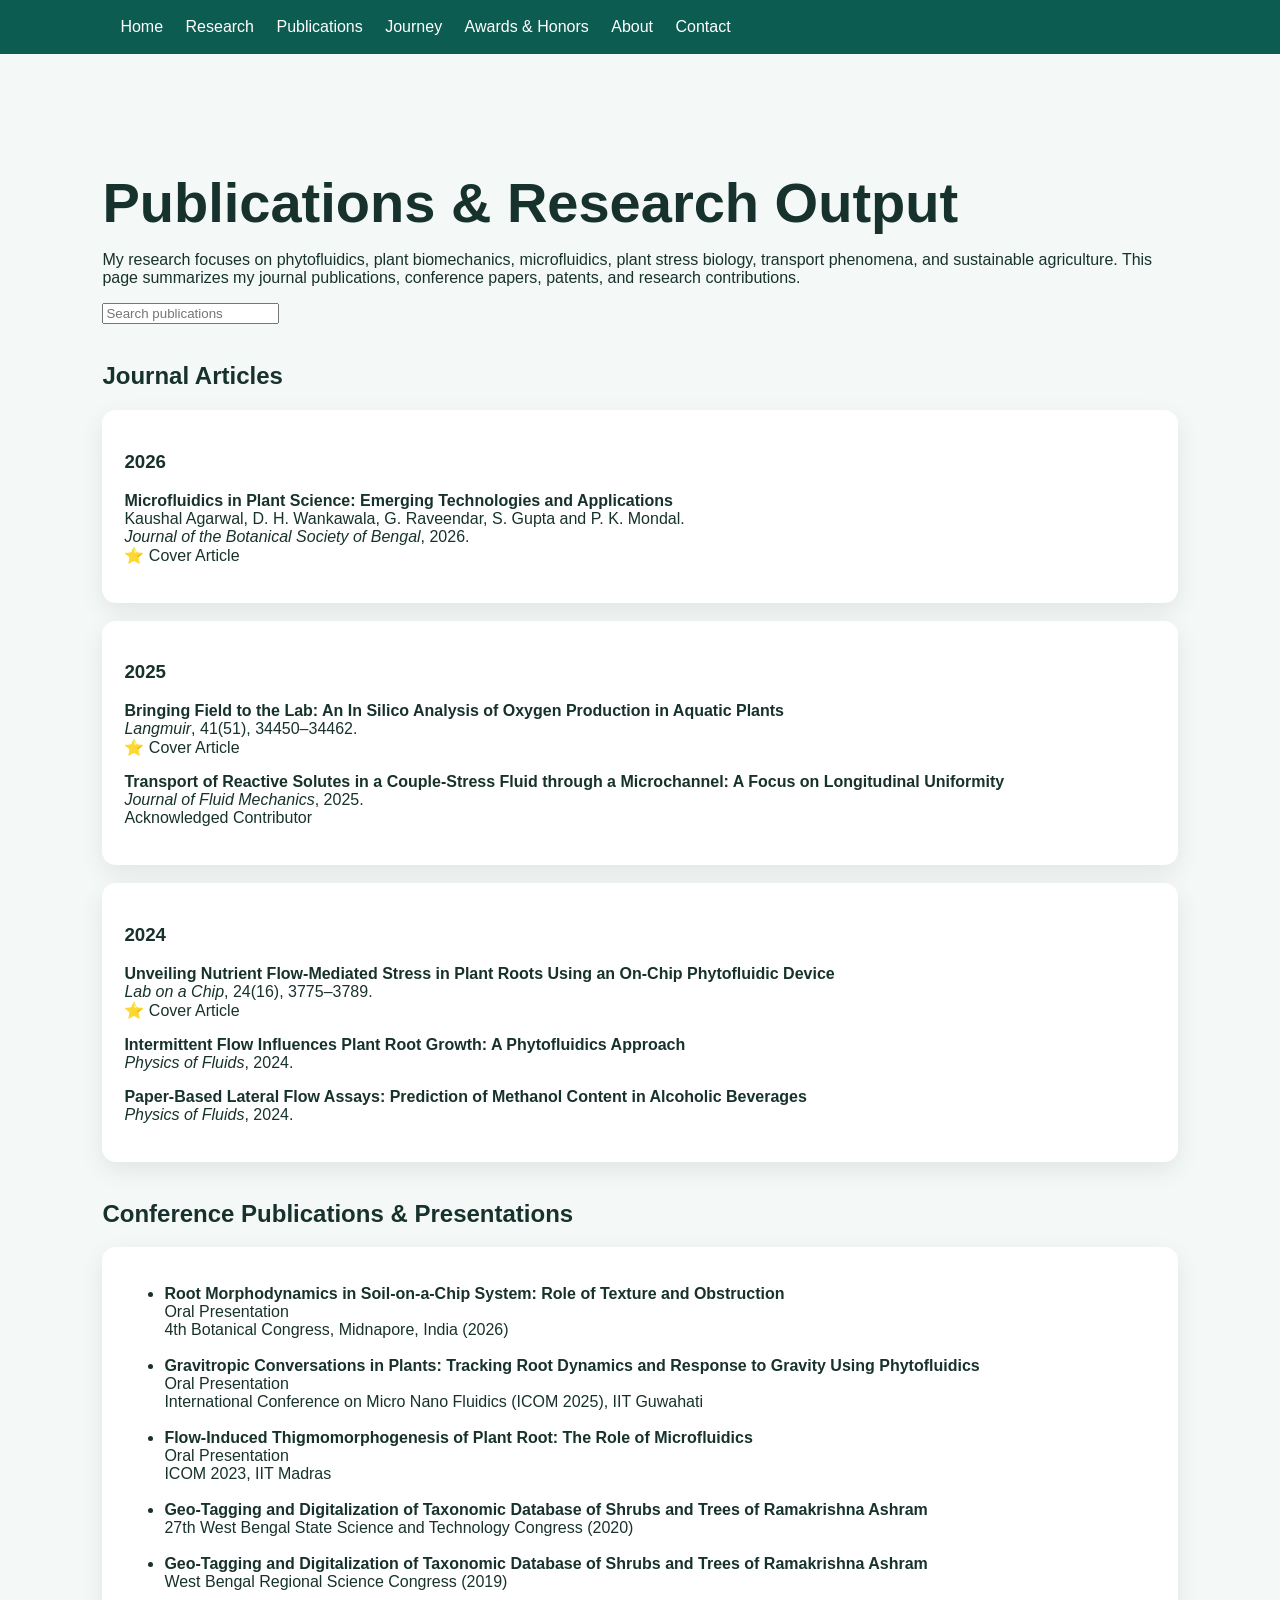
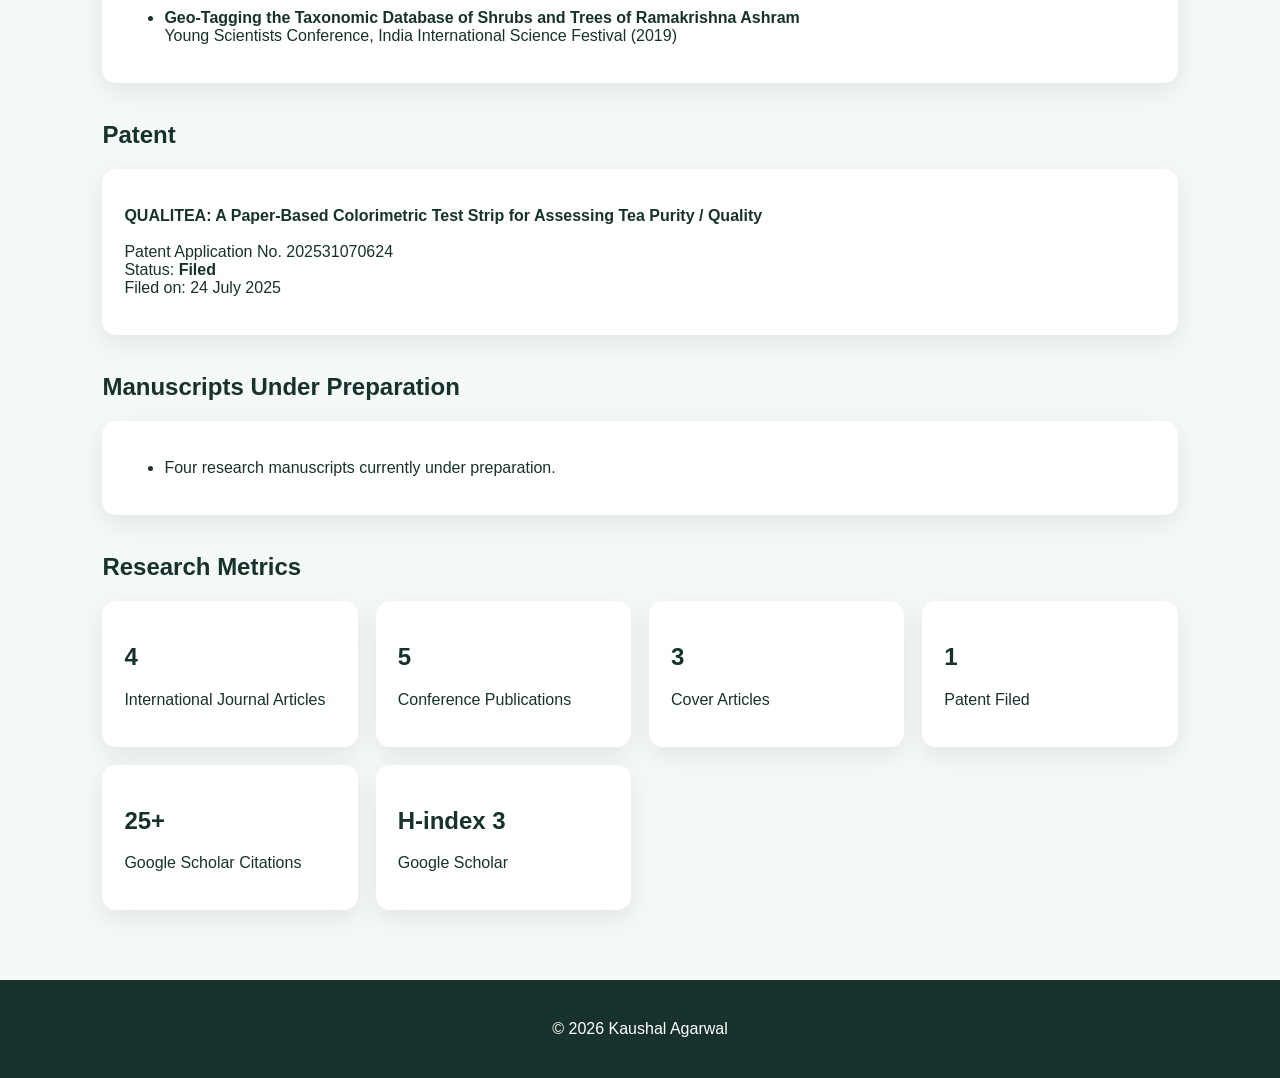
<file: publications.html>
<!doctype html>
<html lang="en">

<head>
<meta charset="UTF-8">
<meta name="viewport" content="width=device-width, initial-scale=1.0">
<title>Publications | Kaushal Agarwal</title>
<link rel="stylesheet" href="style.css">
</head>

<body>

<nav>
<div>
<a href="index.html">Home</a>
<a href="research.html">Research</a>
<a href="publications.html">Publications</a>
<a href="journey.html">Journey</a>
<a href="awards.html">Awards & Honors</a>
<a href="about.html">About</a>
<a href="contact.html">Contact</a>
</div>

</nav>

<section>

<h1>Publications & Research Output</h1>

<p>
My research focuses on phytofluidics, plant biomechanics, microfluidics, plant stress biology,
transport phenomena, and sustainable agriculture. This page summarizes my journal publications,
conference papers, patents, and research contributions.
</p>

<input type="text" placeholder="Search publications">

<br><br>

<!-- ===================================================== -->
<h2>Journal Articles</h2>

<div class="card">
<h3>2026</h3>

<p><b>Microfluidics in Plant Science: Emerging Technologies and Applications</b><br>
Kaushal Agarwal, D. H. Wankawala, G. Raveendar, S. Gupta and P. K. Mondal.<br>
<i>Journal of the Botanical Society of Bengal</i>, 2026.<br>
⭐ Cover Article
</p>

</div>

<br>

<div class="card">

<h3>2025</h3>

<p><b>Bringing Field to the Lab: An In Silico Analysis of Oxygen Production in Aquatic Plants</b><br>
<i>Langmuir</i>, 41(51), 34450–34462.<br>
⭐ Cover Article
</p>

<p><b>Transport of Reactive Solutes in a Couple-Stress Fluid through a Microchannel: A Focus on Longitudinal Uniformity</b><br>
<i>Journal of Fluid Mechanics</i>, 2025.<br>
Acknowledged Contributor
</p>

</div>

<br>

<div class="card">

<h3>2024</h3>

<p><b>Unveiling Nutrient Flow-Mediated Stress in Plant Roots Using an On-Chip Phytofluidic Device</b><br>
<i>Lab on a Chip</i>, 24(16), 3775–3789.<br>
⭐ Cover Article
</p>

<p><b>Intermittent Flow Influences Plant Root Growth: A Phytofluidics Approach</b><br>
<i>Physics of Fluids</i>, 2024.
</p>

<p><b>Paper-Based Lateral Flow Assays: Prediction of Methanol Content in Alcoholic Beverages</b><br>
<i>Physics of Fluids</i>, 2024.
</p>

</div>

<br>

<!-- ===================================================== -->

<h2>Conference Publications & Presentations</h2>

<div class="card">

<ul>

<li><b>Root Morphodynamics in Soil-on-a-Chip System: Role of Texture and Obstruction</b><br>
Oral Presentation<br>
4th Botanical Congress, Midnapore, India (2026)</li>

<br>

<li><b>Gravitropic Conversations in Plants: Tracking Root Dynamics and Response to Gravity Using Phytofluidics</b><br>
Oral Presentation<br>
International Conference on Micro Nano Fluidics (ICOM 2025), IIT Guwahati</li>

<br>

<li><b>Flow-Induced Thigmomorphogenesis of Plant Root: The Role of Microfluidics</b><br>
Oral Presentation<br>
ICOM 2023, IIT Madras</li>

<br>

<li><b>Geo-Tagging and Digitalization of Taxonomic Database of Shrubs and Trees of Ramakrishna Ashram</b><br>
27th West Bengal State Science and Technology Congress (2020)</li>

<br>

<li><b>Geo-Tagging and Digitalization of Taxonomic Database of Shrubs and Trees of Ramakrishna Ashram</b><br>
West Bengal Regional Science Congress (2019)</li>

<br>

<li><b>Geo-Tagging the Taxonomic Database of Shrubs and Trees of Ramakrishna Ashram</b><br>
Young Scientists Conference, India International Science Festival (2019)</li>

</ul>

</div>

<br>

<!-- ===================================================== -->

<h2>Patent</h2>

<div class="card">

<p>

<b>QUALITEA: A Paper-Based Colorimetric Test Strip for Assessing Tea Purity / Quality</b>

<br><br>

Patent Application No. 202531070624

<br>

Status: <b>Filed</b>

<br>

Filed on: 24 July 2025

</p>

</div>

<br>

<!-- ===================================================== -->

<h2>Manuscripts Under Preparation</h2>

<div class="card">

<ul>

<li>Four research manuscripts currently under preparation.</li>

</ul>

</div>

<br>

<!-- ===================================================== -->

<h2>Research Metrics</h2>

<div class="grid">

<div class="card">
<h2>4</h2>
<p>International Journal Articles</p>
</div>

<div class="card">
<h2>5</h2>
<p>Conference Publications</p>
</div>

<div class="card">
<h2>3</h2>
<p>Cover Articles</p>
</div>

<div class="card">
<h2>1</h2>
<p>Patent Filed</p>
</div>

<div class="card">
<h2>25+</h2>
<p>Google Scholar Citations</p>
</div>

<div class="card">
<h2>H-index 3</h2>
<p>Google Scholar</p>
</div>

</div>

</section>

<footer>

<p>© 2026 Kaushal Agarwal</p>

</footer>

</body>
</html>
</file>
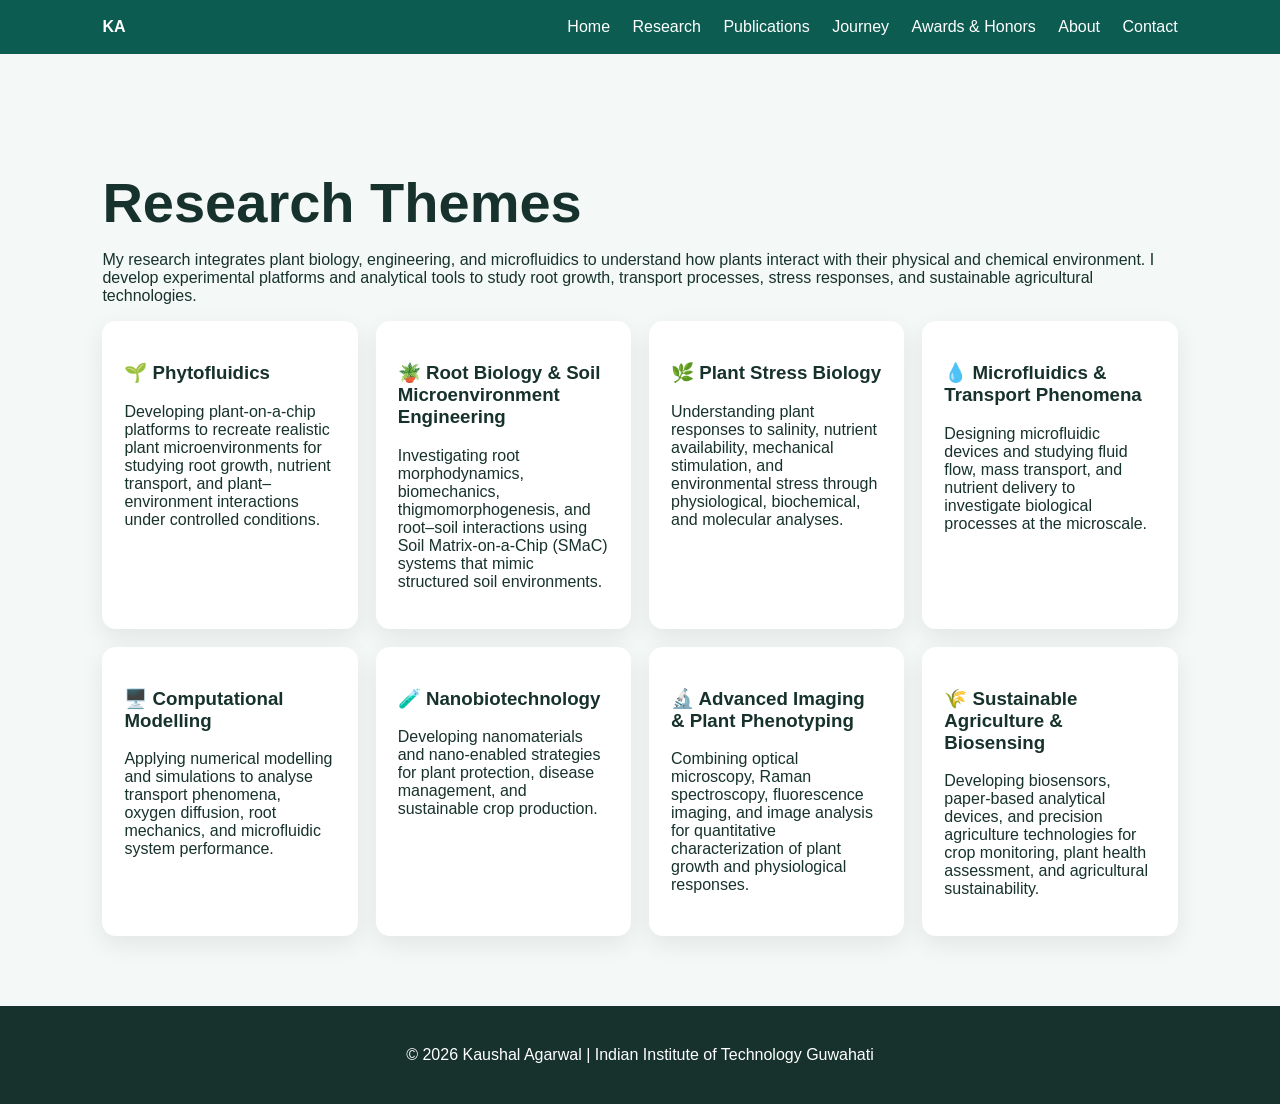
<file: research.html>
<!doctype html>
<html lang="en">

<head>
<meta charset="UTF-8">
<meta name="viewport" content="width=device-width, initial-scale=1.0">
<title>Research | Kaushal Agarwal</title>
<link rel="stylesheet" href="style.css">
</head>

<body>

<nav>
    <b>KA</b>
    <div>
<a href="index.html">Home</a>
<a href="research.html">Research</a>
<a href="publications.html">Publications</a>
<a href="journey.html">Journey</a>
<a href="awards.html">Awards & Honors</a>
<a href="about.html">About</a>
<a href="contact.html">Contact</a>
</div>

</nav>

<section>

<h1>Research Themes</h1>

<p>
My research integrates plant biology, engineering, and microfluidics to understand how plants interact with their physical and chemical environment. I develop experimental platforms and analytical tools to study root growth, transport processes, stress responses, and sustainable agricultural technologies.
</p>

<div class="grid">

<div class="card">
<h3>🌱 Phytofluidics</h3>
<p>
Developing plant-on-a-chip platforms to recreate realistic plant microenvironments for studying root growth, nutrient transport, and plant–environment interactions under controlled conditions.
</p>
</div>

<div class="card">
<h3>🪴 Root Biology & Soil Microenvironment Engineering</h3>
<p>
Investigating root morphodynamics, biomechanics, thigmomorphogenesis, and root–soil interactions using Soil Matrix-on-a-Chip (SMaC) systems that mimic structured soil environments.
</p>
</div>

<div class="card">
<h3>🌿 Plant Stress Biology</h3>
<p>
Understanding plant responses to salinity, nutrient availability, mechanical stimulation, and environmental stress through physiological, biochemical, and molecular analyses.
</p>
</div>

<div class="card">
<h3>💧 Microfluidics & Transport Phenomena</h3>
<p>
Designing microfluidic devices and studying fluid flow, mass transport, and nutrient delivery to investigate biological processes at the microscale.
</p>
</div>

<div class="card">
<h3>🖥️ Computational Modelling</h3>
<p>
Applying numerical modelling and simulations to analyse transport phenomena, oxygen diffusion, root mechanics, and microfluidic system performance.
</p>
</div>

<div class="card">
<h3>🧪 Nanobiotechnology</h3>
<p>
Developing nanomaterials and nano-enabled strategies for plant protection, disease management, and sustainable crop production.
</p>
</div>

<div class="card">
<h3>🔬 Advanced Imaging & Plant Phenotyping</h3>
<p>
Combining optical microscopy, Raman spectroscopy, fluorescence imaging, and image analysis for quantitative characterization of plant growth and physiological responses.
</p>
</div>

<div class="card">
<h3>🌾 Sustainable Agriculture & Biosensing</h3>
<p>
Developing biosensors, paper-based analytical devices, and precision agriculture technologies for crop monitoring, plant health assessment, and agricultural sustainability.
</p>
</div>

</div>

</section>

<footer>
<p>© 2026 Kaushal Agarwal | Indian Institute of Technology Guwahati</p>
</footer>

</body>
</html>
</file>
<file: style.css>
body{margin:0;font-family:Inter,Arial,sans-serif;background:#f4f8f6;color:#17322c}
nav{display:flex;justify-content:space-between;padding:18px 8%;background:#0d5c51;color:#fff;position:sticky;top:0}
nav a{color:#fff;text-decoration:none;margin-left:18px}
.hero{min-height:100vh;background:linear-gradient(135deg,#0b5249,#83d6bc);color:#fff;position:relative;overflow:hidden}
.heroBox{padding:12% 8%;max-width:760px}
h1{font-size:56px;margin-bottom:10px}
.btn{display:inline-block;background:#fff;color:#0b5249;padding:14px 26px;border-radius:40px;text-decoration:none}
.wave{position:absolute;bottom:-40px;left:-10%;width:120%;height:120px;background:rgba(255,255,255,.18);border-radius:50%;animation:float 7s ease-in-out infinite}
section{padding:70px 8%}
.grid{display:grid;grid-template-columns:repeat(auto-fit,minmax(230px,1fr));gap:18px}
.card{background:#fff;padding:22px;border-radius:14px;box-shadow:0 8px 24px rgba(0,0,0,.08);transition:.25s}
.card:hover{transform:translateY(-5px)}
.timeline{border-left:4px solid #0b5249;padding-left:18px}
footer{text-align:center;padding:24px;background:#17322c;color:#fff}
@keyframes float{50%{transform:translateY(-20px)}}
</file>
